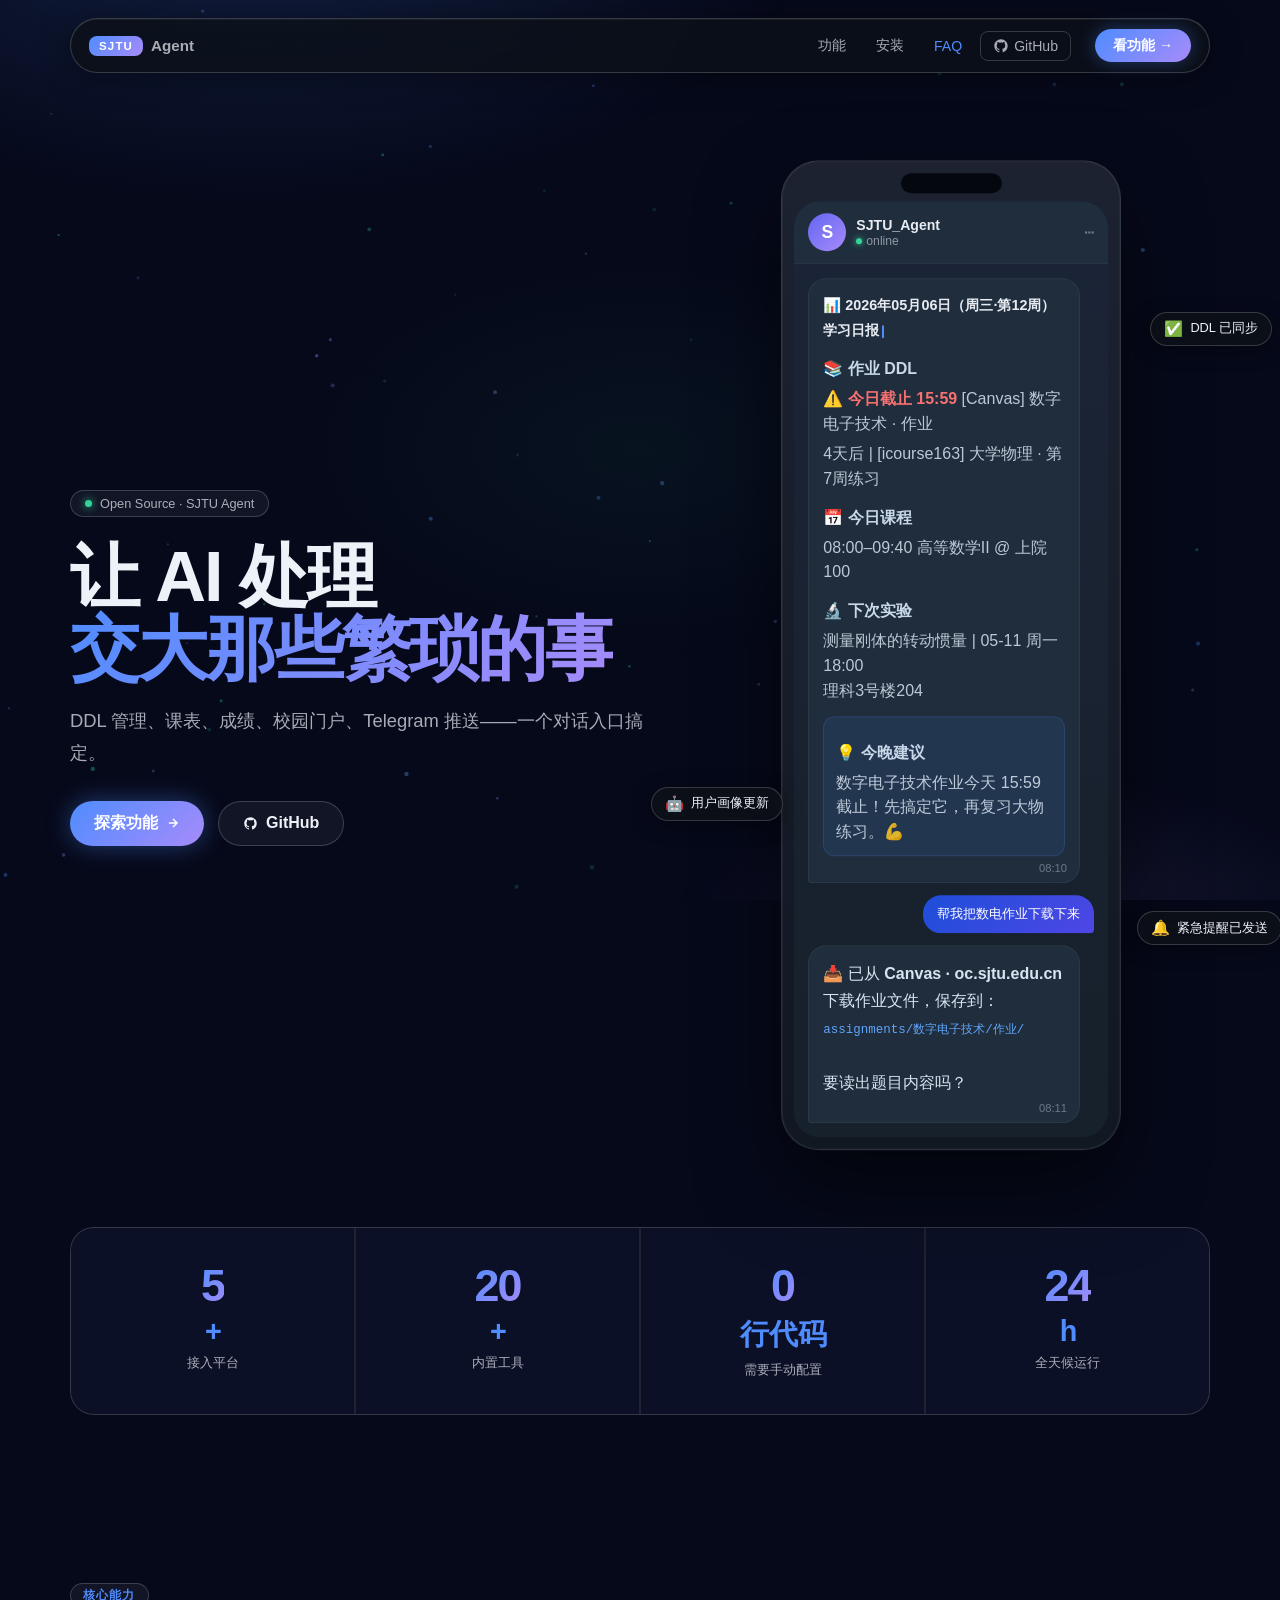
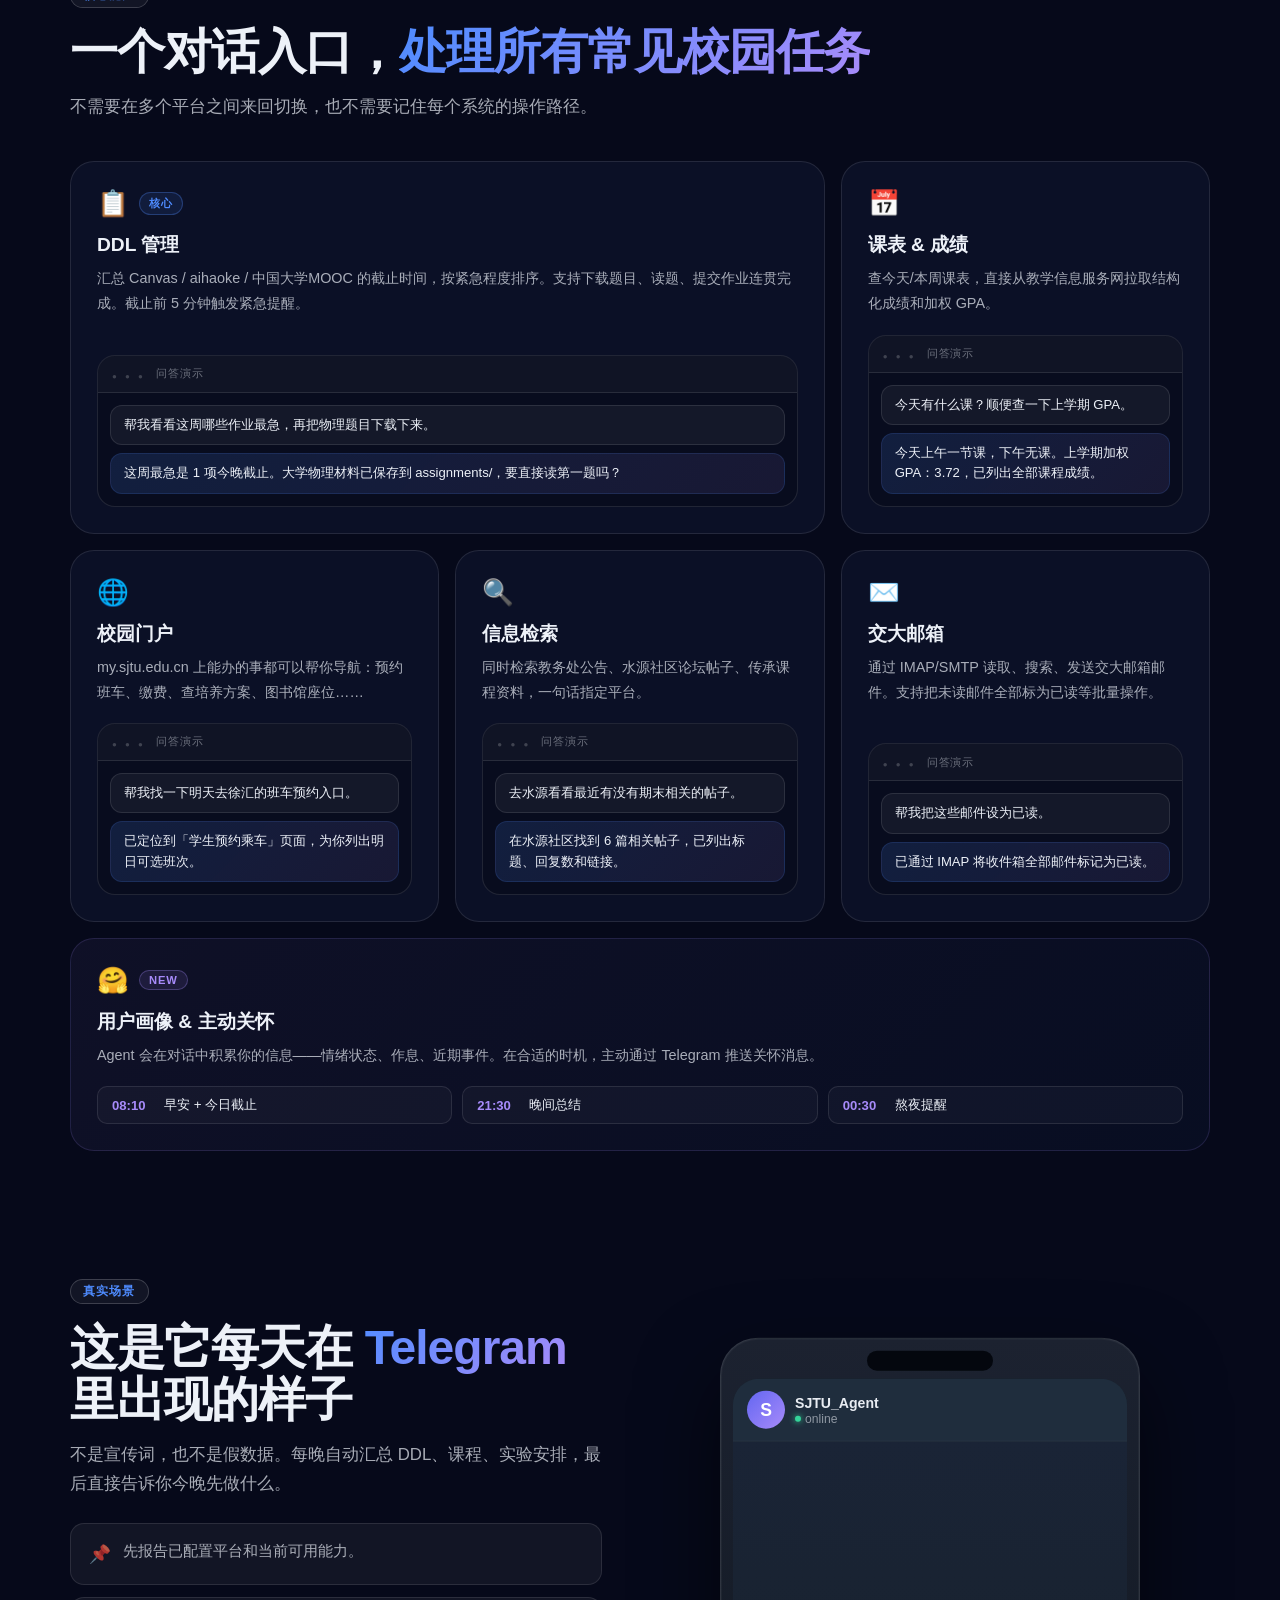
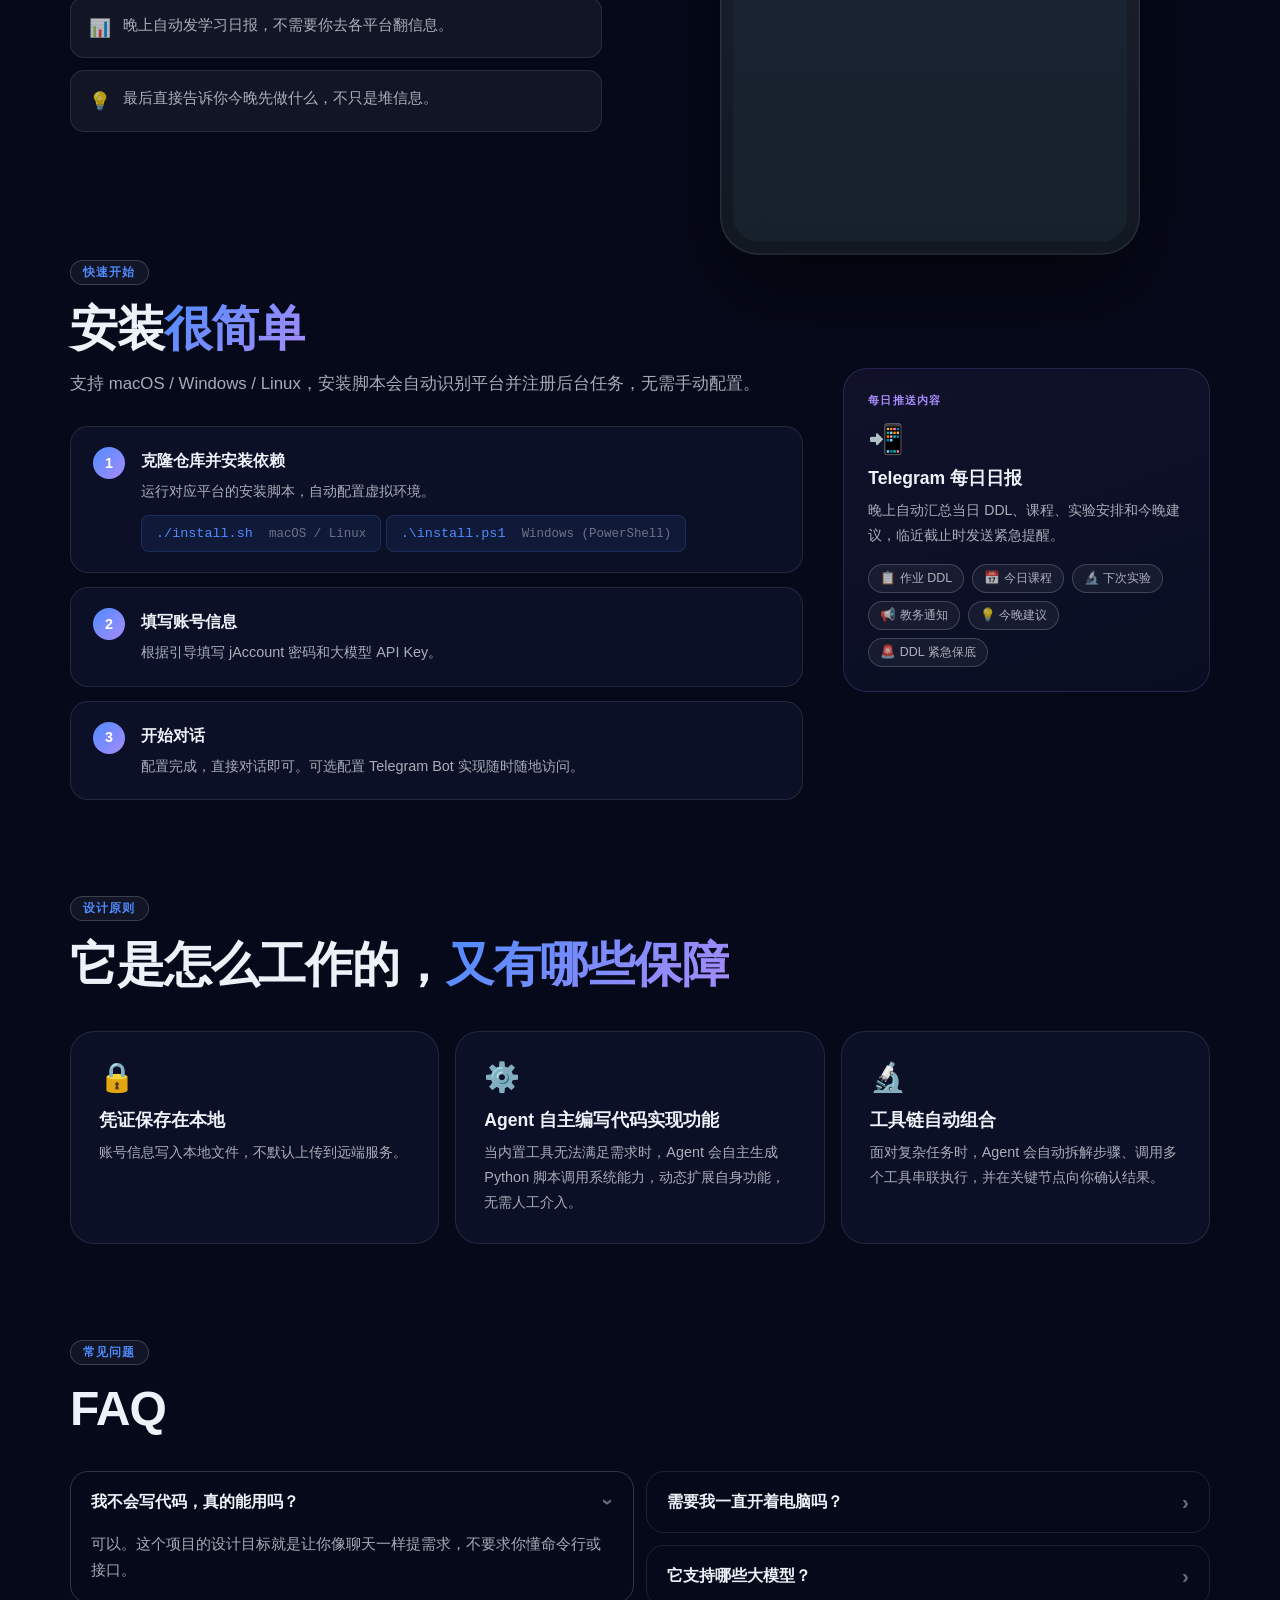
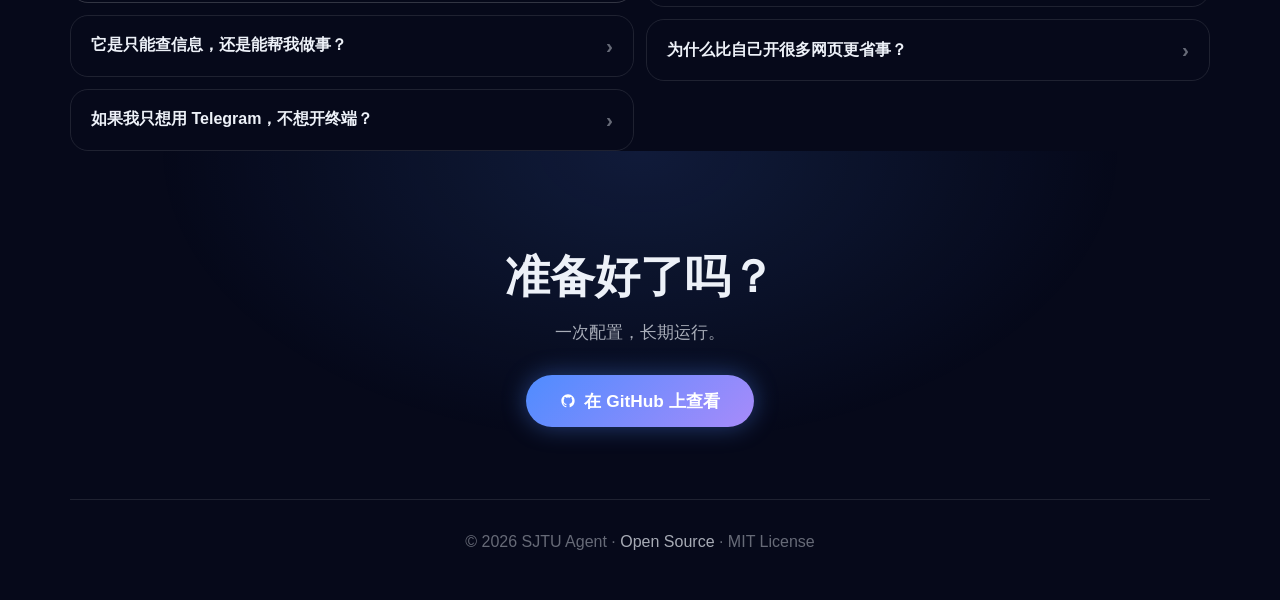
<file: agent_showcase/index.html>
<!DOCTYPE html>
<html lang="zh-CN">
<head>
    <meta charset="UTF-8">
    <meta name="viewport" content="width=device-width, initial-scale=1.0">
    <title>SJTU Agent · 交大校园智能助手</title>
    <meta name="description" content="一个面向交大学生的 AI 校园助手，统一管理 DDL、课表、成绩查询、校园门户和 Telegram 推送。">
    <link rel="stylesheet" href="styles.css">
</head>
<body>

<!-- 背景粒子层 -->
<canvas id="bg-canvas" aria-hidden="true"></canvas>

<!-- 导航 -->
<header class="site-header" id="site-header">
    <a class="brand" href="#top" aria-label="返回首页">
        <span class="brand-mark">SJTU</span>
        <span class="brand-text">Agent</span>
    </a>
    <nav class="site-nav" aria-label="主导航">
        <a href="#abilities" class="nav-link">功能</a>
        <a href="#workflow" class="nav-link">安装</a>
        <a href="#faq" class="nav-link">FAQ</a>
        <a href="https://github.com/kuan-er/sjtu-agent" class="nav-link nav-github" target="_blank" rel="noopener">
            <svg width="16" height="16" viewBox="0 0 24 24" fill="currentColor" aria-hidden="true"><path d="M12 2C6.48 2 2 6.48 2 12c0 4.42 2.87 8.17 6.84 9.49.5.09.68-.22.68-.48l-.01-1.7c-2.78.6-3.37-1.34-3.37-1.34-.45-1.15-1.11-1.46-1.11-1.46-.91-.62.07-.6.07-.6 1 .07 1.53 1.03 1.53 1.03.9 1.52 2.34 1.08 2.91.83.09-.65.35-1.09.63-1.34-2.22-.25-4.55-1.11-4.55-4.94 0-1.09.39-1.98 1.03-2.68-.1-.25-.45-1.27.1-2.64 0 0 .84-.27 2.75 1.02A9.56 9.56 0 0 1 12 6.8c.85.004 1.7.11 2.5.33 1.91-1.29 2.75-1.02 2.75-1.02.55 1.37.2 2.39.1 2.64.64.7 1.03 1.59 1.03 2.68 0 3.84-2.34 4.68-4.57 4.93.36.31.68.92.68 1.85l-.01 2.75c0 .26.18.57.69.47C19.14 20.16 22 16.42 22 12c0-5.52-4.48-10-10-10z"/></svg>
            GitHub
        </a>
    </nav>
    <a class="header-cta" href="#abilities">看功能 →</a>
</header>

<main id="top">

    <!-- Hero -->
    <section class="hero reveal-up">
        <div class="hero-copy">
            <div class="eyebrow-badge">
                <span class="eyebrow-dot"></span>
                <span>Open Source · SJTU Agent</span>
            </div>
            <h1>让 AI 处理<br><span class="gradient-text">交大那些繁琐的事</span></h1>
            <p class="hero-lead">DDL 管理、课表、成绩、校园门户、Telegram 推送——一个对话入口搞定。</p>
            <div class="hero-actions">
                <a class="primary-button" href="#abilities">
                    <span>探索功能</span>
                    <svg width="14" height="14" viewBox="0 0 24 24" fill="none" stroke="currentColor" stroke-width="2.5" aria-hidden="true"><path d="M5 12h14M12 5l7 7-7 7"/></svg>
                </a>
                <a class="secondary-button" href="https://github.com/kuan-er/sjtu-agent" target="_blank" rel="noopener">
                    <svg width="15" height="15" viewBox="0 0 24 24" fill="currentColor" aria-hidden="true"><path d="M12 2C6.48 2 2 6.48 2 12c0 4.42 2.87 8.17 6.84 9.49.5.09.68-.22.68-.48l-.01-1.7c-2.78.6-3.37-1.34-3.37-1.34-.45-1.15-1.11-1.46-1.11-1.46-.91-.62.07-.6.07-.6 1 .07 1.53 1.03 1.53 1.03.9 1.52 2.34 1.08 2.91.83.09-.65.35-1.09.63-1.34-2.22-.25-4.55-1.11-4.55-4.94 0-1.09.39-1.98 1.03-2.68-.1-.25-.45-1.27.1-2.64 0 0 .84-.27 2.75 1.02A9.56 9.56 0 0 1 12 6.8c.85.004 1.7.11 2.5.33 1.91-1.29 2.75-1.02 2.75-1.02.55 1.37.2 2.39.1 2.64.64.7 1.03 1.59 1.03 2.68 0 3.84-2.34 4.68-4.57 4.93.36.31.68.92.68 1.85l-.01 2.75c0 .26.18.57.69.47C19.14 20.16 22 16.42 22 12c0-5.52-4.48-10-10-10z"/></svg>
                    <span>GitHub</span>
                </a>
            </div>
        </div>

        <div class="hero-visual">
            <!-- 手机模拟 -->
            <div class="phone-frame" role="img" aria-label="Telegram Bot 对话演示">
                <div class="phone-notch" aria-hidden="true"></div>
                <div class="tg-screen">
                    <div class="tg-topbar">
                        <div class="tg-avatar">S</div>
                        <div class="tg-topbar-meta">
                            <strong>SJTU_Agent</strong>
                            <span class="tg-online"><span class="tg-online-dot"></span>online</span>
                        </div>
                        <div class="tg-topbar-actions" aria-hidden="true">
                            <span class="tg-topbar-icon">⋯</span>
                        </div>
                    </div>
                    <div class="tg-chat" id="tg-chat">
                        <article class="tg-bubble tg-msg-anim" style="--delay:0.2s">
                            <p class="tg-report-title">📊 2026年05月06日（周三·第12周） 学习日报</p>
                            <div class="tg-report-block">
                                <p class="tg-section-title">📚 作业 DDL</p>
                                <ul class="tg-report-list">
                                    <li><span class="tg-urgent">⚠️ 今日截止 15:59</span> [Canvas] 数字电子技术 · 作业</li>
                                    <li>4天后 | [icourse163] 大学物理 · 第7周练习</li>
                                </ul>
                            </div>
                            <div class="tg-report-block">
                                <p class="tg-section-title">📅 今日课程</p>
                                <p class="tg-inline-copy">08:00–09:40 高等数学II @ 上院100</p>
                            </div>
                            <div class="tg-report-block">
                                <p class="tg-section-title">🔬 下次实验</p>
                                <p class="tg-inline-copy">测量刚体的转动惯量 | 05-11 周一 18:00</p>
                                <p class="tg-inline-copy">理科3号楼204</p>
                            </div>
                            <div class="tg-report-block tg-report-block-highlight">
                                <p class="tg-section-title">💡 今晚建议</p>
                                <p class="tg-inline-copy">数字电子技术作业今天 15:59 截止！先搞定它，再复习大物练习。💪</p>
                            </div>
                            <time class="tg-time">08:10</time>
                        </article>

                        <div class="tg-user-msg tg-msg-anim" style="--delay:0.5s">
                            帮我把数电作业下载下来
                        </div>

                        <article class="tg-bubble tg-msg-anim" style="--delay:0.8s">
                            <p style="margin:0;line-height:1.7">📥 已从 <strong>Canvas · oc.sjtu.edu.cn</strong> 下载作业文件，保存到：<br><code style="font-size:.78rem;color:#60a5fa">assignments/数字电子技术/作业/</code><br><br>要读出题目内容吗？</p>
                            <time class="tg-time">08:11</time>
                        </article>
                    </div>
                </div>
            </div>

            <!-- 浮动标签 -->
            <div class="float-badge float-badge-1 reveal-float" style="--delay:0.4s">
                <span class="float-icon">✅</span>
                <span>DDL 已同步</span>
            </div>
            <div class="float-badge float-badge-2 reveal-float" style="--delay:0.7s">
                <span class="float-icon">🔔</span>
                <span>紧急提醒已发送</span>
            </div>
            <div class="float-badge float-badge-3 reveal-float" style="--delay:1.0s">
                <span class="float-icon">🤖</span>
                <span>用户画像更新</span>
            </div>
        </div>
    </section>

    <!-- 统计数据 -->
    <section class="stats-section reveal-up">
        <div class="stats-grid">
            <div class="stat-item">
                <span class="stat-number" data-target="5">0</span><span class="stat-suffix">+</span>
                <p>接入平台</p>
            </div>
            <div class="stat-item">
                <span class="stat-number" data-target="20">0</span><span class="stat-suffix">+</span>
                <p>内置工具</p>
            </div>
            <div class="stat-item">
                <span class="stat-number" data-target="0">0</span><span class="stat-suffix"> 行代码</span>
                <p>需要手动配置</p>
            </div>
            <div class="stat-item">
                <span class="stat-number" data-target="24">0</span><span class="stat-suffix">h</span>
                <p>全天候运行</p>
            </div>
        </div>
    </section>

    <!-- 功能区 -->
    <section class="section reveal-up" id="abilities">
        <div class="section-label">核心能力</div>
        <h2 class="section-title">一个对话入口，<span class="gradient-text">处理所有常见校园任务</span></h2>
        <p class="section-desc">不需要在多个平台之间来回切换，也不需要记住每个系统的操作路径。</p>

        <div class="feature-grid">
            <div class="feature-card feature-card-wide" tabindex="0">
                <div class="feature-card-header">
                    <span class="feature-icon">📋</span>
                    <span class="feature-tag">核心</span>
                </div>
                <h3>DDL 管理</h3>
                <p>汇总 Canvas / aihaoke / 中国大学MOOC 的截止时间，按紧急程度排序。支持下载题目、读题、提交作业连贯完成。截止前 5 分钟触发紧急提醒。</p>
                <div class="feature-demo">
                    <div class="demo-bar">
                        <span class="demo-dots" aria-hidden="true"></span>
                        <span class="demo-label">问答演示</span>
                    </div>
                    <div class="demo-chat">
                        <p class="demo-user">帮我看看这周哪些作业最急，再把物理题目下载下来。</p>
                        <p class="demo-agent">这周最急是 1 项今晚截止。大学物理材料已保存到 assignments/，要直接读第一题吗？</p>
                    </div>
                </div>
            </div>

            <div class="feature-card" tabindex="0">
                <div class="feature-card-header">
                    <span class="feature-icon">📅</span>
                </div>
                <h3>课表 & 成绩</h3>
                <p>查今天/本周课表，直接从教学信息服务网拉取结构化成绩和加权 GPA。</p>
                <div class="feature-demo">
                    <div class="demo-bar">
                        <span class="demo-dots" aria-hidden="true"></span>
                        <span class="demo-label">问答演示</span>
                    </div>
                    <div class="demo-chat">
                        <p class="demo-user">今天有什么课？顺便查一下上学期 GPA。</p>
                        <p class="demo-agent">今天上午一节课，下午无课。上学期加权 GPA：3.72，已列出全部课程成绩。</p>
                    </div>
                </div>
            </div>

            <div class="feature-card" tabindex="0">
                <div class="feature-card-header">
                    <span class="feature-icon">🌐</span>
                </div>
                <h3>校园门户</h3>
                <p>my.sjtu.edu.cn 上能办的事都可以帮你导航：预约班车、缴费、查培养方案、图书馆座位……</p>
                <div class="feature-demo">
                    <div class="demo-bar">
                        <span class="demo-dots" aria-hidden="true"></span>
                        <span class="demo-label">问答演示</span>
                    </div>
                    <div class="demo-chat">
                        <p class="demo-user">帮我找一下明天去徐汇的班车预约入口。</p>
                        <p class="demo-agent">已定位到「学生预约乘车」页面，为你列出明日可选班次。</p>
                    </div>
                </div>
            </div>

            <div class="feature-card" tabindex="0">
                <div class="feature-card-header">
                    <span class="feature-icon">🔍</span>
                </div>
                <h3>信息检索</h3>
                <p>同时检索教务处公告、水源社区论坛帖子、传承课程资料，一句话指定平台。</p>
                <div class="feature-demo">
                    <div class="demo-bar">
                        <span class="demo-dots" aria-hidden="true"></span>
                        <span class="demo-label">问答演示</span>
                    </div>
                    <div class="demo-chat">
                        <p class="demo-user">去水源看看最近有没有期末相关的帖子。</p>
                        <p class="demo-agent">在水源社区找到 6 篇相关帖子，已列出标题、回复数和链接。</p>
                    </div>
                </div>
            </div>

            <div class="feature-card" tabindex="0">
                <div class="feature-card-header">
                    <span class="feature-icon">✉️</span>
                </div>
                <h3>交大邮箱</h3>
                <p>通过 IMAP/SMTP 读取、搜索、发送交大邮箱邮件。支持把未读邮件全部标为已读等批量操作。</p>
                <div class="feature-demo">
                    <div class="demo-bar">
                        <span class="demo-dots" aria-hidden="true"></span>
                        <span class="demo-label">问答演示</span>
                    </div>
                    <div class="demo-chat">
                        <p class="demo-user">帮我把这些邮件设为已读。</p>
                        <p class="demo-agent">已通过 IMAP 将收件箱全部邮件标记为已读。</p>
                    </div>
                </div>
            </div>

            <div class="feature-card feature-card-care" tabindex="0">
                <div class="feature-card-header">
                    <span class="feature-icon">🤗</span>
                    <span class="feature-tag feature-tag-new">New</span>
                </div>
                <h3>用户画像 & 主动关怀</h3>
                <p>Agent 会在对话中积累你的信息——情绪状态、作息、近期事件。在合适的时机，主动通过 Telegram 推送关怀消息。</p>
                <div class="care-times">
                    <div class="care-time-item">
                        <span class="care-time">08:10</span>
                        <span>早安 + 今日截止</span>
                    </div>
                    <div class="care-time-item">
                        <span class="care-time">21:30</span>
                        <span>晚间总结</span>
                    </div>
                    <div class="care-time-item">
                        <span class="care-time">00:30</span>
                        <span>熬夜提醒</span>
                    </div>
                </div>
            </div>
        </div>
    </section>

    <!-- 真实场景 -->
    <section class="section reveal-up" id="real-scene">
        <div class="scene-wrapper">
            <div class="scene-copy">
                <div class="section-label">真实场景</div>
                <h2 class="section-title">这是它每天在<span class="gradient-text"> Telegram </span>里出现的样子</h2>
                <p class="section-desc">不是宣传词，也不是假数据。每晚自动汇总 DDL、课程、实验安排，最后直接告诉你今晚先做什么。</p>
                <ul class="scene-points">
                    <li>
                        <span class="scene-point-icon">📌</span>
                        <span>先报告已配置平台和当前可用能力。</span>
                    </li>
                    <li>
                        <span class="scene-point-icon">📊</span>
                        <span>晚上自动发学习日报，不需要你去各平台翻信息。</span>
                    </li>
                    <li>
                        <span class="scene-point-icon">💡</span>
                        <span>最后直接告诉你今晚先做什么，不只是堆信息。</span>
                    </li>
                </ul>
            </div>

            <div class="phone-stage">
                <div class="phone-frame-lg" role="img" aria-label="Telegram 学习日报示例">
                    <div class="phone-notch" aria-hidden="true"></div>
                    <div class="tg-screen">
                        <div class="tg-topbar">
                            <div class="tg-avatar">S</div>
                            <div class="tg-topbar-meta">
                                <strong>SJTU_Agent</strong>
                                <span class="tg-online"><span class="tg-online-dot"></span>online</span>
                            </div>
                        </div>
                        <div class="tg-chat tg-chat-scroll">
                            <article class="tg-bubble tg-bubble-report">
                                <p class="tg-report-title">📊 2026年05月06日（周三·第12周） 学习日报</p>
                                <div class="tg-report-block">
                                    <p class="tg-section-title">📚 作业 DDL</p>
                                    <ul class="tg-report-list">
                                        <li><span class="tg-urgent">⚠️ 今日截止 07:59</span> [Canvas] 数字电子技术 · 作业</li>
                                        <li>4天后 | [icourse163] 大学物理 · 练习（05-10 23:30）</li>
                                        <li>18天后 | [icourse163] 大学物理 · 练习（05-24 23:30）</li>
                                    </ul>
                                </div>
                                <div class="tg-report-block">
                                    <p class="tg-section-title">📅 今日课程</p>
                                    <p class="tg-inline-copy">08:00–09:40 高等数学II（MATH1202）@ 上院100</p>
                                </div>
                                <div class="tg-report-block">
                                    <p class="tg-section-title">🔬 下次实验</p>
                                    <p class="tg-inline-copy">测量刚体的转动惯量（3学时）</p>
                                    <p class="tg-inline-copy">05-11 周一 18:00 · 理科3号楼204</p>
                                </div>
                                <div class="tg-report-block tg-report-block-highlight">
                                    <p class="tg-section-title">💡 今晚建议</p>
                                    <p class="tg-inline-copy">数字电子技术作业今天截止，赶紧先交！然后趁余时看看大物练习。💪</p>
                                </div>
                                <time class="tg-time">08:10</time>
                            </article>

                            <div class="tg-user-msg">帮我把数电作业下载下来，然后读一下题目</div>

                            <article class="tg-bubble">
                                <p style="margin:0;color:#d8e4f0">📥 已从 <strong>oc.sjtu.edu.cn</strong> 下载<br><code style="font-size:.76rem;color:#60a5fa">assignments/数字电子技术/作业/</code><br><br>📄 已读取题目内容，共 4 道题。第一题：<br><strong>用卡诺图化简</strong> F(A,B,C,D) = Σm(0,2,5,7,8,10,13,15)，写出最简 SOP 表达式。</p>
                                <time class="tg-time">08:12</time>
                            </article>

                            <div class="tg-user-msg">下次实验是什么？在哪？</div>

                            <article class="tg-bubble">
                                <p style="margin:0;color:#d8e4f0">🔬 下次物理实验：<br><strong>测量刚体的转动惯量（3学时）</strong><br>📍 理科3号楼 204<br>🗓 2026-05-11（周一）18:00<br><br>距现在还有 5 天，提前预习转动惯量的测量方法。</p>
                                <time class="tg-time">08:13</time>
                            </article>
                        </div>
                    </div>
                </div>
            </div>
        </div>
    </section>

    <!-- 安装 -->
    <section class="section reveal-up" id="workflow">
        <div class="workflow-wrapper">
            <div class="workflow-copy">
                <div class="section-label">快速开始</div>
                <h2 class="section-title">安装<span class="gradient-text">很简单</span></h2>
                <p class="section-desc">支持 macOS / Windows / Linux，安装脚本会自动识别平台并注册后台任务，无需手动配置。</p>

                <ol class="step-list">
                    <li>
                        <span class="step-num">1</span>
                        <div>
                            <strong>克隆仓库并安装依赖</strong>
                            <p>运行对应平台的安装脚本，自动配置虚拟环境。</p>
                            <div class="code-block"><code>./install.sh</code>&nbsp;&nbsp;<span style="color:var(--text-3);font-size:.78rem">macOS / Linux</span></div>
                            <div class="code-block" style="margin-top:6px"><code>.\install.ps1</code>&nbsp;&nbsp;<span style="color:var(--text-3);font-size:.78rem">Windows (PowerShell)</span></div>
                        </div>
                    </li>
                    <li>
                        <span class="step-num">2</span>
                        <div>
                            <strong>填写账号信息</strong>
                            <p>根据引导填写 jAccount 密码和大模型 API Key。</p>
                        </div>
                    </li>
                    <li>
                        <span class="step-num">3</span>
                        <div>
                            <strong>开始对话</strong>
                            <p>配置完成，直接对话即可。可选配置 Telegram Bot 实现随时随地访问。</p>
                        </div>
                    </li>
                </ol>
            </div>

            <div class="workflow-panel">
                <div class="panel-label">每日推送内容</div>
                <div class="workflow-panel-inner">
                    <div class="panel-icon-row">📲</div>
                    <h3>Telegram 每日日报</h3>
                    <p>晚上自动汇总当日 DDL、课程、实验安排和今晚建议，临近截止时发送紧急提醒。</p>
                    <div class="report-tags">
                        <span class="report-tag">📋 作业 DDL</span>
                        <span class="report-tag">📅 今日课程</span>
                        <span class="report-tag">🔬 下次实验</span>
                        <span class="report-tag">📢 教务通知</span>
                        <span class="report-tag">💡 今晚建议</span>
                        <span class="report-tag">🚨 DDL 紧急保底</span>
                    </div>
                </div>
            </div>
        </div>
    </section>

    <!-- 边界 -->
    <section class="section reveal-up">
        <div class="section-label">设计原则</div>
        <h2 class="section-title">它是怎么工作的，<span class="gradient-text">又有哪些保障</span></h2>
        <div class="boundary-grid">
            <div class="boundary-card">
                <div class="boundary-icon">🔒</div>
                <h3>凭证保存在本地</h3>
                <p>账号信息写入本地文件，不默认上传到远端服务。</p>
            </div>
            <div class="boundary-card">
                <div class="boundary-icon">⚙️</div>
                <h3>Agent 自主编写代码实现功能</h3>
                <p>当内置工具无法满足需求时，Agent 会自主生成 Python 脚本调用系统能力，动态扩展自身功能，无需人工介入。</p>
            </div>
            <div class="boundary-card">
                <div class="boundary-icon">🔬</div>
                <h3>工具链自动组合</h3>
                <p>面对复杂任务时，Agent 会自动拆解步骤、调用多个工具串联执行，并在关键节点向你确认结果。</p>
            </div>
        </div>
    </section>

    <!-- FAQ -->
    <section class="section reveal-up" id="faq">
        <div class="section-label">常见问题</div>
        <h2 class="section-title">FAQ</h2>
        <div class="faq-grid">
            <div class="faq-col">
                <details class="faq-item" open>
                    <summary>
                        <span>我不会写代码，真的能用吗？</span>
                        <span class="faq-chevron" aria-hidden="true">›</span>
                    </summary>
                    <p>可以。这个项目的设计目标就是让你像聊天一样提需求，不要求你懂命令行或接口。</p>
                </details>
                <details class="faq-item">
                    <summary>
                        <span>它是只能查信息，还是能帮我做事？</span>
                        <span class="faq-chevron" aria-hidden="true">›</span>
                    </summary>
                    <p>两者都有。它既能查询，也能下载作业、读题、添加提醒、生成日报，以及在确认后执行作业提交等动作。</p>
                </details>
                <details class="faq-item">
                    <summary>
                        <span>如果我只想用 Telegram，不想开终端？</span>
                        <span class="faq-chevron" aria-hidden="true">›</span>
                    </summary>
                    <p>已提供 Telegram Bot 接入，适合把日常对话和提醒都放到熟悉的聊天界面里。配置后会在后台自动运行。</p>
                </details>
            </div>
            <div class="faq-col">
                <details class="faq-item">
                    <summary>
                        <span>需要我一直开着电脑吗？</span>
                        <span class="faq-chevron" aria-hidden="true">›</span>
                    </summary>
                    <p>不需要。macOS 通过 <strong>launchd</strong>、Windows 通过 <strong>Task Scheduler（schtasks）</strong>、Linux 通过 <strong>systemd</strong> 实现开机自启。安装脚本会自动识别当前平台并注册对应任务，Telegram Bot 和每日日报无需保持终端开启。</p>
                </details>
                <details class="faq-item">
                    <summary>
                        <span>它支持哪些大模型？</span>
                        <span class="faq-chevron" aria-hidden="true">›</span>
                    </summary>
                    <p>支持任何 OpenAI 兼容接口（DeepSeek、学校超算集群等），也支持 Anthropic Claude 系列。</p>
                </details>
                <details class="faq-item">
                    <summary>
                        <span>为什么比自己开很多网页更省事？</span>
                        <span class="faq-chevron" aria-hidden="true">›</span>
                    </summary>
                    <p>它会替你决定去哪查、怎么查、结果怎么排优先级。你只保留「我要什么」，中间跳转都被折叠掉了。</p>
                </details>
            </div>
        </div>
    </section>

    <!-- CTA -->
    <section class="cta-section reveal-up">
        <div class="cta-glow" aria-hidden="true"></div>
        <h2>准备好了吗？</h2>
        <p>一次配置，长期运行。</p>
        <a class="primary-button primary-button-lg" href="https://github.com/kuan-er/sjtu-agent" target="_blank" rel="noopener">
            <svg width="16" height="16" viewBox="0 0 24 24" fill="currentColor" aria-hidden="true"><path d="M12 2C6.48 2 2 6.48 2 12c0 4.42 2.87 8.17 6.84 9.49.5.09.68-.22.68-.48l-.01-1.7c-2.78.6-3.37-1.34-3.37-1.34-.45-1.15-1.11-1.46-1.11-1.46-.91-.62.07-.6.07-.6 1 .07 1.53 1.03 1.53 1.03.9 1.52 2.34 1.08 2.91.83.09-.65.35-1.09.63-1.34-2.22-.25-4.55-1.11-4.55-4.94 0-1.09.39-1.98 1.03-2.68-.1-.25-.45-1.27.1-2.64 0 0 .84-.27 2.75 1.02A9.56 9.56 0 0 1 12 6.8c.85.004 1.7.11 2.5.33 1.91-1.29 2.75-1.02 2.75-1.02.55 1.37.2 2.39.1 2.64.64.7 1.03 1.59 1.03 2.68 0 3.84-2.34 4.68-4.57 4.93.36.31.68.92.68 1.85l-.01 2.75c0 .26.18.57.69.47C19.14 20.16 22 16.42 22 12c0-5.52-4.48-10-10-10z"/></svg>
            在 GitHub 上查看
        </a>
    </section>

</main>

<footer class="site-footer">
    <p>© 2026 SJTU Agent · <a href="https://github.com/kuan-er/sjtu-agent" target="_blank" rel="noopener">Open Source</a> · MIT License</p>
</footer>

<script src="app.js" defer></script>
</body>
</html>
</file>
<file: agent_showcase/styles.css>
/* ─── Design tokens ──────────────────────────────────────────────────────── */
:root {
    --bg:         #06091a;
    --surface-0:  #0b1026;
    --surface-1:  rgba(255,255,255,0.05);
    --surface-2:  rgba(255,255,255,0.09);
    --border:     rgba(255,255,255,0.10);
    --border-hi:  rgba(255,255,255,0.18);
    --text:       #edf1f8;
    --text-2:     rgba(237,241,248,0.70);
    --text-3:     rgba(237,241,248,0.42);
    --accent:     #4f8cff;
    --accent-2:   #a78bfa;
    --accent-3:   #34d399;
    --urgent:     #f87171;
    --grad:       linear-gradient(135deg, #4f8cff 0%, #a78bfa 100%);
    --grad-warm:  linear-gradient(135deg, #f87171 0%, #fbbf24 100%);
    --glow:       0 0 60px rgba(79,140,255,0.18);
    --r-xl: 24px;
    --r-lg: 18px;
    --r-md: 14px;
    --r-sm: 10px;
    --page: min(1140px, calc(100vw - 48px));
    --font: -apple-system, BlinkMacSystemFont, "SF Pro Text", "PingFang SC", "Helvetica Neue", sans-serif;
    --font-display: -apple-system, BlinkMacSystemFont, "SF Pro Display", "PingFang SC", sans-serif;
}

/* ─── Reset ──────────────────────────────────────────────────────────────── */
*, *::before, *::after { box-sizing: border-box; margin: 0 }
html { scroll-behavior: smooth; scroll-padding-top: 80px }
body {
    min-height: 100vh;
    font-family: var(--font);
    color: var(--text);
    background: var(--bg);
    overflow-x: hidden;
}

/* background canvas */
#bg-canvas {
    position: fixed; inset: 0; z-index: 0; pointer-events: none;
    opacity: .7;
}

/* 深色渐变背景 + 蓝紫星云 */
body::before {
    content: "";
    position: fixed; inset: 0; z-index: 0; pointer-events: none;
    background:
        radial-gradient(ellipse 80% 60% at 20% -10%, rgba(79,140,255,.18) 0%, transparent 55%),
        radial-gradient(ellipse 60% 50% at 80% 110%, rgba(167,139,250,.14) 0%, transparent 50%),
        radial-gradient(ellipse 50% 40% at 50% 50%, rgba(52,211,153,.05) 0%, transparent 60%);
}

a { color: inherit; text-decoration: none }
p, li { line-height: 1.75; font-size: 1rem; }
h1, h2, h3 { font-family: var(--font-display); font-weight: 700; }
main, footer { position: relative; z-index: 1 }

/* ─── Nav ────────────────────────────────────────────────────────────────── */
.site-header {
    position: sticky;
    top: 14px;
    z-index: 100;
    width: var(--page);
    margin: 18px auto 0;
    display: flex;
    align-items: center;
    gap: 24px;
    padding: 10px 18px;
    border: 1px solid var(--border-hi);
    border-radius: 999px;
    background: rgba(13,17,23,.82);
    backdrop-filter: blur(24px) saturate(180%);
    -webkit-backdrop-filter: blur(24px) saturate(180%);
    box-shadow: 0 4px 32px rgba(0,0,0,.4), inset 0 1px 0 rgba(255,255,255,.06);
}
.brand { display: flex; align-items: center; gap: 8px; font-weight: 700; }
.brand-mark {
    display: inline-flex; align-items: center; justify-content: center;
    padding: 4px 10px; border-radius: 8px;
    background: var(--grad); color: #fff;
    font-size: .72rem; font-weight: 800; letter-spacing: .1em;
}
.brand-text { font-size: .95rem; color: var(--text-2); }
.site-nav { display: flex; align-items: center; gap: 6px; margin-left: auto; }
.nav-link {
    padding: 6px 12px; border-radius: 8px; font-size: .88rem; color: var(--text-2);
    transition: background .18s, color .18s;
}
.nav-link:hover { background: var(--surface-2); color: var(--text); }
.nav-github {
    display: flex; align-items: center; gap: 5px;
    border: 1px solid var(--border-hi);
    border-radius: 8px;
}
.nav-github:hover { border-color: rgba(255,255,255,.22); }
.header-cta {
    flex-shrink: 0;
    display: inline-flex; align-items: center;
    padding: 7px 18px; border-radius: 999px;
    background: var(--grad); color: #fff;
    font-size: .88rem; font-weight: 600;
    box-shadow: 0 0 18px rgba(79,140,255,.35);
    transition: transform .18s, box-shadow .18s;
}
.header-cta:hover { transform: translateY(-1px); box-shadow: 0 4px 28px rgba(79,140,255,.5); }

/* ─── Gradient text ──────────────────────────────────────────────────────── */
.gradient-text {
    background: var(--grad); -webkit-background-clip: text; background-clip: text;
    -webkit-text-fill-color: transparent;
}

/* ─── Buttons ────────────────────────────────────────────────────────────── */
.primary-button {
    display: inline-flex; align-items: center; gap: 8px;
    padding: 12px 24px; border-radius: 999px;
    background: var(--grad); color: #fff; font-weight: 600;
    box-shadow: 0 0 24px rgba(79,140,255,.4);
    transition: transform .2s, box-shadow .2s;
}
.primary-button:hover { transform: translateY(-2px); box-shadow: 0 6px 36px rgba(79,140,255,.55); }
.primary-button-lg { padding: 14px 34px; font-size: 1.08rem; }
.secondary-button {
    display: inline-flex; align-items: center; gap: 8px;
    padding: 12px 24px; border-radius: 999px;
    border: 1px solid var(--border-hi);
    background: var(--surface-1); color: var(--text); font-weight: 600;
    transition: transform .2s, border-color .2s;
}
.secondary-button:hover { transform: translateY(-2px); border-color: rgba(255,255,255,.22); }

/* ─── Section label ─────────────────────────────────────────────────────── */
.section-label {
    display: inline-block;
    padding: 4px 12px;
    border-radius: 999px;
    border: 1px solid var(--border-hi);
    background: var(--surface-1);
    font-size: .72rem; font-weight: 700; letter-spacing: .1em; text-transform: uppercase;
    color: var(--accent); margin-bottom: 18px;
}
.section-title {
    font-size: clamp(2rem, 3.8vw, 3rem); line-height: 1.08; letter-spacing: -.02em;
}
.section-desc { margin-top: 14px; font-size: 1.05rem; color: var(--text-2); max-width: 46rem; }

/* ─── Layout page width ─────────────────────────────────────────────────── */
.hero, .stats-section, .section, .cta-section, .site-footer {
    width: var(--page); margin-inline: auto;
}

/* ─── Hero ───────────────────────────────────────────────────────────────── */
.hero {
    display: grid;
    grid-template-columns: minmax(0,1fr) minmax(320px,0.9fr);
    gap: 48px; align-items: center;
    padding: 100px 0 64px;
}
.eyebrow-badge {
    display: inline-flex; align-items: center; gap: 8px;
    padding: 5px 14px; border-radius: 999px;
    border: 1px solid var(--border-hi);
    background: var(--surface-1);
    font-size: .8rem; color: var(--text-2);
    margin-bottom: 24px;
}
.eyebrow-dot {
    width: 7px; height: 7px; border-radius: 999px;
    background: var(--accent-3);
    box-shadow: 0 0 8px var(--accent-3);
    animation: pulse-dot 2.4s ease-in-out infinite;
}
@keyframes pulse-dot {
    0%,100% { opacity:1; transform:scale(1); }
    50%      { opacity:.5; transform:scale(.7); }
}
h1 { font-size: clamp(2.8rem, 5.5vw, 4.6rem); line-height: 1.02; letter-spacing: -.03em; }
.hero-lead { margin-top: 20px; font-size: 1.15rem; color: var(--text-2); max-width: 36rem; }
.hero-actions { display: flex; gap: 14px; flex-wrap: wrap; margin-top: 32px; }

/* ─── Hero visual ────────────────────────────────────────────────────────── */
.hero-visual { position: relative; display: flex; justify-content: center; }

/* ─── Phone frames ───────────────────────────────────────────────────────── */
.phone-frame, .phone-frame-lg {
    border-radius: 38px;
    border: 1px solid rgba(255,255,255,.1);
    background: linear-gradient(180deg, #1c2230 0%, #111822 100%);
    box-shadow: 0 36px 80px rgba(0,0,0,.55), 0 0 0 1px rgba(255,255,255,.04) inset;
}
.phone-frame { width: min(100%, 340px); padding: 12px; }
.phone-frame-lg { width: min(100%, 420px); padding: 12px; }
.phone-notch {
    width: 32%; height: 20px; margin: 0 auto 8px;
    border-radius: 999px; background: rgba(2,5,10,.9);
}
.phone-stage { display: flex; justify-content: center; }

/* ─── Telegram UI ────────────────────────────────────────────────────────── */
.tg-screen { overflow: hidden; border-radius: 26px; background: #17212b; }
.tg-topbar {
    display: flex; align-items: center; gap: 10px;
    padding: 12px 14px;
    background: #1f2d3d;
    border-bottom: 1px solid rgba(255,255,255,.05);
}
.tg-avatar {
    flex-shrink: 0;
    display: inline-flex; align-items: center; justify-content: center;
    width: 38px; height: 38px; border-radius: 999px;
    background: linear-gradient(135deg,#6366f1,#a78bfa);
    color: #fff; font-size: 1.1rem; font-weight: 700;
}
.tg-topbar-meta { flex:1; display: grid; gap: 1px; }
.tg-topbar-meta strong { font-size: .88rem; color: #e8ecf2; }
.tg-online { display: flex; align-items: center; gap: 4px; font-size: .76rem; color: rgba(232,236,242,.56); }
.tg-online-dot { width: 6px; height: 6px; border-radius: 999px; background: #34d399; box-shadow: 0 0 6px #34d399; }
.tg-topbar-actions { margin-left: auto; color: rgba(232,236,242,.4); font-size: 1.1rem; }
.tg-chat {
    display: grid; gap: 12px; padding: 14px;
    background: linear-gradient(180deg, #1a2436 0%, #17212b 100%);
    font-size: .82rem;
}
.tg-chat-scroll { max-height: 400px; overflow-y: auto; }
.tg-chat-scroll::-webkit-scrollbar { width: 3px; }
.tg-chat-scroll::-webkit-scrollbar-track { background: transparent; }
.tg-chat-scroll::-webkit-scrollbar-thumb { background: rgba(255,255,255,.12); border-radius: 999px; }
.tg-bubble {
    position: relative; justify-self: start; max-width: 95%;
    padding: 14px 14px 26px;
    border-radius: 18px 18px 18px 4px;
    background: #1f2d3d;
    border: 1px solid rgba(255,255,255,.06);
    color: #d8e4f0;
}
.tg-bubble-intro { background: linear-gradient(160deg,#1f2d3d,#1a2535); }
.tg-bubble-report { background: linear-gradient(160deg,#1e2c3c,#19263a); }
.tg-user-msg {
    justify-self: end; max-width: 82%;
    padding: 10px 14px; border-radius: 18px 18px 4px 18px;
    background: linear-gradient(135deg, #1d4ed8, #4f46e5);
    color: #fff; font-size: .82rem;
}
.tg-report-title { font-size: .9rem; font-weight: 700; color: #e8ecf2; margin-bottom: 2px; }
.tg-section-title { font-weight: 700; color: #c8d8e8; margin-top: 12px; margin-bottom: 4px; }
.tg-report-list { padding: 0; list-style: none; display: grid; gap: 5px; }
.tg-report-list li, .tg-capability-list li, .tg-inline-copy { color: rgba(216,228,240,.85); line-height: 1.55; }
.tg-capability-list { padding: 0; list-style: none; display: grid; gap: 5px; margin-top: 6px; }
.tg-report-block { margin-top: 10px; }
.tg-report-block-highlight {
    margin-top: 12px; padding: 10px 12px; border-radius: 12px;
    background: rgba(79,140,255,.1); border: 1px solid rgba(79,140,255,.18);
}
.tg-status-list p { margin: 2px 0; color: rgba(216,228,240,.8); }
.tg-urgent { color: #f87171; font-weight: 600; }
.tg-time { position: absolute; right: 12px; bottom: 8px; color: rgba(200,215,232,.45); font-size: .7rem; }

/* msg anim */
.tg-msg-anim { opacity: 0; transform: translateY(8px); animation: msg-in .4s ease forwards; animation-delay: var(--delay,0s); }
@keyframes msg-in { to { opacity:1; transform:none; } }

/* ─── Float badges ───────────────────────────────────────────────────────── */
.float-badge {
    position: absolute;
    display: inline-flex; align-items: center; gap: 7px;
    padding: 7px 13px; border-radius: 999px;
    border: 1px solid var(--border-hi);
    background: rgba(13,17,23,.88);
    backdrop-filter: blur(12px);
    font-size: .8rem; color: var(--text); white-space: nowrap;
    box-shadow: 0 4px 20px rgba(0,0,0,.4);
    opacity: 0; animation: badge-in .5s ease forwards; animation-delay: var(--delay,0s);
}
@keyframes badge-in { to { opacity:1; } }
.float-icon { font-size: .95rem; }
.float-badge-1 { top: 14%; right: -12%; }
.float-badge-2 { bottom: 22%; right: -14%; }
.float-badge-3 { top: 62%; left: -8%; }
@keyframes float-gentle {
    0%,100% { transform: translateY(0); }
    50%      { transform: translateY(-6px); }
}
.float-badge-1 { animation: badge-in .5s ease forwards var(--delay), float-gentle 4s ease-in-out infinite 1.2s; }
.float-badge-2 { animation: badge-in .5s ease forwards var(--delay), float-gentle 4.4s ease-in-out infinite 1.6s; }
.float-badge-3 { animation: badge-in .5s ease forwards var(--delay), float-gentle 3.8s ease-in-out infinite 2s; }

/* ─── Stats ──────────────────────────────────────────────────────────────── */
.stats-section { padding: 0 0 72px; }
.stats-grid {
    display: grid; grid-template-columns: repeat(4, 1fr); gap: 2px;
    border: 1px solid var(--border); border-radius: var(--r-xl);
    overflow: hidden;
    background: var(--border);
}
.stat-item {
    display: flex; flex-direction: column; align-items: center; gap: 4px;
    padding: 32px 20px;
    background: var(--surface-0);
    text-align: center;
}
.stat-number { font-size: 2.8rem; font-weight: 800; letter-spacing: -.04em; background: var(--grad); -webkit-background-clip: text; background-clip: text; -webkit-text-fill-color: transparent; }
.stat-suffix { font-size: 1.8rem; font-weight: 700; color: var(--accent); margin-left: 2px; }
.stat-item p { font-size: .82rem; color: var(--text-2); margin: 0; }

/* ─── Section spacing ────────────────────────────────────────────────────── */
.section { padding-top: 96px; }

/* ─── Feature grid ───────────────────────────────────────────────────────── */
.feature-grid {
    display: grid;
    grid-template-columns: repeat(3, 1fr);
    grid-template-rows: auto auto;
    gap: 16px; margin-top: 40px;
}
.feature-card-wide { grid-column: 1 / 3; }
.feature-card {
    padding: 26px;
    border: 1px solid var(--border); border-radius: var(--r-xl);
    background: var(--surface-0);
    transition: border-color .2s, transform .2s, box-shadow .2s;
    display: flex; flex-direction: column;
}
.feature-card:hover {
    border-color: var(--border-hi);
    transform: translateY(-3px);
    box-shadow: 0 16px 48px rgba(0,0,0,.35);
}
.feature-card-care {
    grid-column: 1 / -1; /* 铺满整行，与顶部 DDL 宽卡对称 */
    background: linear-gradient(135deg, rgba(167,139,250,.06) 0%, rgba(79,140,255,.04) 100%);
    border-color: rgba(167,139,250,.15);
}
.feature-card-header { display: flex; align-items: center; gap: 10px; margin-bottom: 14px; }
.feature-icon { font-size: 1.6rem; }
.feature-tag {
    padding: 3px 9px; border-radius: 999px;
    border: 1px solid rgba(79,140,255,.3);
    background: rgba(79,140,255,.1);
    font-size: .7rem; font-weight: 700; text-transform: uppercase; letter-spacing: .08em;
    color: var(--accent);
}
.feature-tag-new {
    border-color: rgba(167,139,250,.3);
    background: rgba(167,139,250,.1);
    color: var(--accent-2);
}
.feature-card h3 { font-size: 1.2rem; margin-bottom: 8px; }
.feature-card > p { font-size: .9rem; color: var(--text-2); flex: 1; }

/* Feature demo */
.feature-demo {
    margin-top: 18px;
    border: 1px solid var(--border); border-radius: var(--r-lg);
    overflow: hidden; background: rgba(0,0,0,.2);
}
.demo-bar {
    display: flex; align-items: center; gap: 10px;
    padding: 9px 14px;
    background: rgba(255,255,255,.03);
    border-bottom: 1px solid var(--border);
}
.demo-dots::before {
    content: '● ● ●';
    font-size: .5rem; color: rgba(255,255,255,.2); letter-spacing: 3px;
}
.demo-label { font-size: .7rem; letter-spacing: .08em; text-transform: uppercase; color: var(--text-3); }
.demo-chat { display: grid; gap: 8px; padding: 12px; }
.demo-user, .demo-agent {
    padding: 9px 13px; border-radius: 12px;
    font-size: .82rem; line-height: 1.55;
}
.demo-user {
    align-self: start;
    background: rgba(255,255,255,.05); border: 1px solid var(--border);
    color: var(--text);
}
.demo-agent {
    align-self: end;
    background: linear-gradient(135deg, rgba(79,140,255,.15), rgba(167,139,250,.1));
    border: 1px solid rgba(79,140,255,.15);
    color: var(--text);
}

/* Care times */
.care-times { display: flex; flex-wrap: wrap; gap: 10px; margin-top: 18px; }
.care-times .care-time-item { flex: 1; min-width: 160px; }
.care-time-item {
    display: flex; align-items: center; gap: 12px;
    padding: 9px 14px; border-radius: 10px;
    border: 1px solid var(--border); background: rgba(255,255,255,.03);
    font-size: .84rem;
}
.care-time {
    font-size: .82rem; font-weight: 700; color: var(--accent-2);
    min-width: 40px;
    font-variant-numeric: tabular-nums;
}

/* ─── Real scene ─────────────────────────────────────────────────────────── */
.scene-wrapper {
    display: grid;
    grid-template-columns: minmax(0,.95fr) minmax(340px,1fr);
    gap: 48px; align-items: center;
}
.scene-copy { max-width: 36rem; }
.scene-points { list-style: none; padding: 0; display: grid; gap: 12px; margin-top: 24px; }
.scene-points li {
    display: flex; align-items: flex-start; gap: 12px;
    padding: 14px 18px; border-radius: var(--r-md);
    border: 1px solid var(--border); background: var(--surface-1);
    font-size: .94rem; color: var(--text-2);
}
.scene-point-icon { font-size: 1.1rem; flex-shrink: 0; margin-top: 1px; }

/* ─── Workflow ────────────────────────────────────────────────────────────── */
.workflow-wrapper {
    display: grid;
    grid-template-columns: minmax(0,1fr) minmax(280px,0.5fr);
    gap: 40px; align-items: center;
}
.step-list { list-style: none; padding: 0; display: grid; gap: 14px; margin-top: 28px; counter-reset: steps; }
.step-list li {
    display: flex; align-items: flex-start; gap: 16px;
    padding: 20px 22px;
    border: 1px solid var(--border); border-radius: var(--r-lg);
    background: var(--surface-0);
    transition: border-color .2s;
}
.step-list li:hover { border-color: var(--border-hi); }
.step-num {
    flex-shrink: 0;
    display: inline-flex; align-items: center; justify-content: center;
    width: 32px; height: 32px; border-radius: 999px;
    background: var(--grad); color: #fff; font-weight: 800; font-size: .9rem;
}
.step-list strong { display: block; margin-bottom: 4px; color: var(--text); }
.step-list p { font-size: .9rem; color: var(--text-2); margin: 4px 0 0; }
.code-block {
    display: inline-block; margin-top: 10px;
    padding: 6px 14px; border-radius: 8px;
    background: rgba(79,140,255,.08); border: 1px solid rgba(79,140,255,.18);
    font-family: "SF Mono", "Fira Code", monospace; font-size: .84rem; color: var(--accent);
}

.workflow-panel {
    padding: 24px; border-radius: var(--r-xl);
    border: 1px solid rgba(167,139,250,.18);
    background: linear-gradient(160deg, rgba(167,139,250,.07) 0%, rgba(79,140,255,.04) 100%);
    align-self: center;
}
.panel-label { font-size: .7rem; font-weight: 700; text-transform: uppercase; letter-spacing: .1em; color: var(--accent-2); margin-bottom: 14px; }
.workflow-panel-inner { }
.panel-icon-row { font-size: 1.8rem; margin-bottom: 10px; }
.workflow-panel h3 { font-size: 1.1rem; margin-bottom: 8px; }
.workflow-panel p { font-size: .88rem; color: var(--text-2); }
.report-tags { display: flex; flex-wrap: wrap; gap: 8px; margin-top: 16px; }
.report-tag {
    padding: 5px 11px; border-radius: 999px;
    border: 1px solid var(--border-hi); background: var(--surface-1);
    font-size: .78rem; color: var(--text-2);
}

/* ─── Boundary ───────────────────────────────────────────────────────────── */
.boundary-grid { display: grid; grid-template-columns: repeat(3,1fr); gap: 16px; margin-top: 40px; }
.boundary-card {
    padding: 28px; border-radius: var(--r-xl);
    border: 1px solid var(--border); background: var(--surface-0);
    transition: border-color .2s, transform .2s;
}
.boundary-card:hover { border-color: var(--border-hi); transform: translateY(-2px); }
.boundary-icon { font-size: 1.8rem; margin-bottom: 14px; }
.boundary-card h3 { font-size: 1.1rem; margin-bottom: 8px; }
.boundary-card p { font-size: .9rem; color: var(--text-2); }

/* ─── FAQ ────────────────────────────────────────────────────────────────── */
.faq-grid { display: grid; grid-template-columns: 1fr 1fr; gap: 12px; margin-top: 36px; align-items: start; }
.faq-col { display: flex; flex-direction: column; gap: 12px; }
.faq-item {
    border: 1px solid var(--border); border-radius: var(--r-lg);
    background: transparent; overflow: hidden;
    transition: border-color .2s;
}
.faq-item[open] { border-color: var(--border-hi); }
.faq-item summary {
    display: flex; align-items: center; justify-content: space-between; gap: 12px;
    padding: 18px 20px; cursor: pointer; list-style: none;
    font-weight: 600; font-size: 1rem;
}
.faq-item summary::-webkit-details-marker { display: none; }
.faq-chevron {
    flex-shrink: 0; font-size: 1.3rem; color: var(--text-3);
    transition: transform .22s; display: inline-block;
}
.faq-item[open] .faq-chevron { transform: rotate(90deg); }
.faq-item p { padding: 0 20px 18px; font-size: .92rem; color: var(--text-2); }

/* ─── CTA ────────────────────────────────────────────────────────────────── */
.cta-section {
    padding: 96px 0 72px; position: relative;
    display: flex; flex-direction: column; align-items: center; text-align: center;
}
.cta-glow {
    position: absolute; inset: 0; z-index: -1; border-radius: var(--r-xl);
    background: radial-gradient(ellipse at 50% 0%, rgba(79,140,255,.14) 0%, transparent 60%);
}
.cta-section h2 { font-size: clamp(2rem,3.5vw,2.8rem); margin-bottom: 10px; }
.cta-section p { font-size: 1.08rem; color: var(--text-2); margin-bottom: 28px; }

/* ─── Footer ─────────────────────────────────────────────────────────────── */
.site-footer {
    padding: 28px 0 44px; text-align: center;
    font-size: .84rem; color: var(--text-3);
    border-top: 1px solid var(--border);
}
.site-footer a { color: var(--text-2); }
.site-footer a:hover { color: var(--text); }

/* ─── Reveal animations ──────────────────────────────────────────────────── */
.reveal-up {
    opacity: 0; transform: translateY(32px);
    transition: opacity .7s cubic-bezier(.2,.8,.2,1), transform .7s cubic-bezier(.2,.8,.2,1);
}
.reveal-up.is-visible { opacity: 1; transform: none; }
.reveal-float { opacity: 0; }

/* ─── Responsive ─────────────────────────────────────────────────────────── */
@media (max-width: 1080px) {
    .feature-grid { grid-template-columns: repeat(2,1fr); }
    .feature-card-wide { grid-column: 1 / -1; }
    .boundary-grid { grid-template-columns: repeat(2,1fr); }
}

@media (max-width: 860px) {
    .site-nav { display: none; }
    .hero, .scene-wrapper, .workflow-wrapper {
        grid-template-columns: 1fr;
    }
    .hero { padding-top: 60px; padding-bottom: 40px; }
    .stats-grid { grid-template-columns: repeat(2,1fr); }
    .faq-grid { grid-template-columns: 1fr; }
    .float-badge { display: none; }
}

@media (max-width: 600px) {
    :root { --page: min(100vw - 28px, 1140px); }
    .feature-grid { grid-template-columns: 1fr; }
    .feature-card-wide { grid-column: auto; }
    .boundary-grid { grid-template-columns: 1fr; }
    .hero-actions { flex-direction: column; }
    .hero-actions .primary-button,
    .hero-actions .secondary-button { width: 100%; justify-content: center; }
    .stats-grid { grid-template-columns: repeat(2,1fr); }
}

@media (prefers-reduced-motion: reduce) {
    html { scroll-behavior: auto; }
    .reveal-up, .tg-msg-anim, .float-badge { animation: none; opacity: 1; transform: none; transition: none; }
}
</file>
